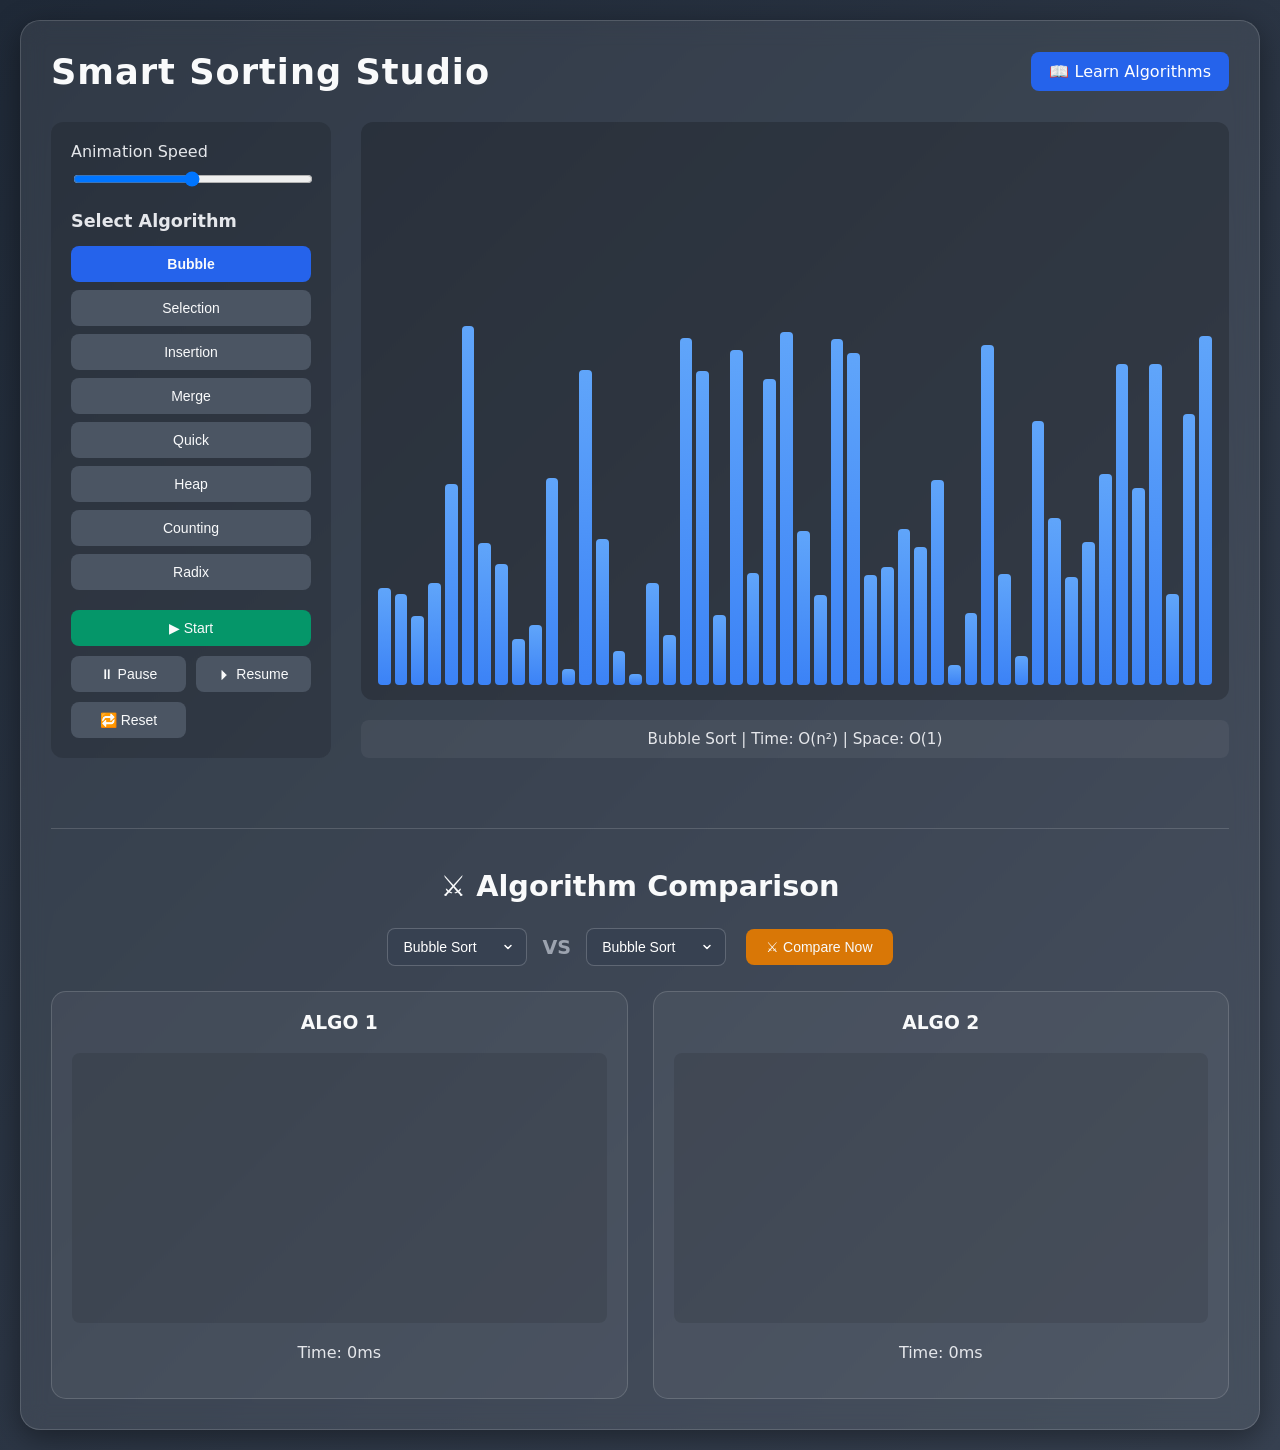
<file: DAA PROJECT/index.html>
<!DOCTYPE html>
<html lang="en">
<head>
    <meta charset="UTF-8">
    <meta name="viewport" content="width=device-width, initial-scale=1.0">
    <title>Smart Sorting Studio</title>
    <link rel="stylesheet" href="styles.css">
</head>
<body>

<div class="container">
    <div class="header-nav">
        <h1>Smart Sorting Studio</h1>
        <a href="algorithms.html" class="nav-btn">📖 Learn Algorithms</a>
    </div>

    <div class="main-app-grid">
        <aside class="controls-panel">
            <div class="control-group">
                <label for="speed">Animation Speed</label>
                <input type="range" id="speed" min="1" max="100" value="50">
            </div>

            <div class="algo-selection">
                <h3>Select Algorithm</h3>
                <div class="algo-btns-list" id="algo-selector">
                    <button class="algo-btn active-algo" onclick="setAlgo('bubble', this)">Bubble</button>
                    <button class="algo-btn" onclick="setAlgo('selection', this)">Selection</button>
                    <button class="algo-btn" onclick="setAlgo('insertion', this)">Insertion</button>
                    <button class="algo-btn" onclick="setAlgo('merge', this)">Merge</button>
                    <button class="algo-btn" onclick="setAlgo('quick', this)">Quick</button>
                    <button class="algo-btn" onclick="setAlgo('heap', this)">Heap</button>
                    <button class="algo-btn" onclick="setAlgo('counting', this)">Counting</button>
                    <button class="algo-btn" onclick="setAlgo('radix', this)">Radix</button>
                </div>
            </div>

            <div class="action-controls">
                <button class="btn-start" onclick="startSort()">▶ Start</button>
                <button onclick="pauseSort()">⏸ Pause</button>
                <button onclick="resumeSort()">⏵ Resume</button>
                <button class="btn-reset" onclick="resetArray()">🔁 Reset</button>
            </div>
        </aside>

        <section class="visualizer-area">
            <div id="bars-container">
                <div id="bars"></div>
            </div>
            <div class="metrics" id="metrics-panel">
                <span id="algoName">Bubble Sort</span> | 
                <span id="timeComplexity">Time: O(n²)</span> | 
                <span id="spaceComplexity">Space: O(1)</span>
            </div>
        </section>
    </div>

    <hr class="divider">

    <div class="compare-section">
        <h2 class="compare-title">⚔ Algorithm Comparison</h2>
        
        <div class="compare-controls">
            <div class="selector-group">
                <select id="algo1">
                    <option value="bubble">Bubble Sort</option>
                    <option value="selection">Selection Sort</option>
                    <option value="insertion">Insertion Sort</option>
                    <option value="merge">Merge Sort</option>
                    <option value="quick">Quick Sort</option>
                    <option value="heap">Heap Sort</option>
                    <option value="counting">Counting Sort</option>
                    <option value="radix">Radix Sort</option>
                </select>
                <span class="vs">VS</span>
                <select id="algo2">
                    <option value="bubble">Bubble Sort</option>
                    <option value="selection">Selection Sort</option>
                    <option value="insertion">Insertion Sort</option>
                    <option value="merge">Merge Sort</option>
                    <option value="quick">Quick Sort</option>
                    <option value="heap">Heap Sort</option>
                    <option value="counting">Counting Sort</option>
                    <option value="radix">Radix Sort</option>
                </select>
            </div>
            <button class="btn-compare" onclick="startComparison()">⚔ Compare Now</button>
        </div>

        <div class="compare-container">
            <div class="panel">
                <h3 id="leftTitle">ALGO 1</h3>
                <div id="bars1" class="bars-compare"></div>
                <p id="time1">Time: 0ms</p>
            </div>
            <div class="panel">
                <h3 id="rightTitle">ALGO 2</h3>
                <div id="bars2" class="bars-compare"></div>
                <p id="time2">Time: 0ms</p>
            </div>
        </div>
    </div>
</div>

<script src="algorithms/bubblesort.js"></script>
<script src="algorithms/selection.js"></script>
<script src="algorithms/insertion.js"></script>
<script src="algorithms/merge.js"></script>
<script src="algorithms/quick.js"></script>
<script src="algorithms/heap.js"></script>
<script src="algorithms/counting.js"></script>
<script src="algorithms/radix.js"></script>
<script src="app.js"></script>
</body>
</html>
</file>
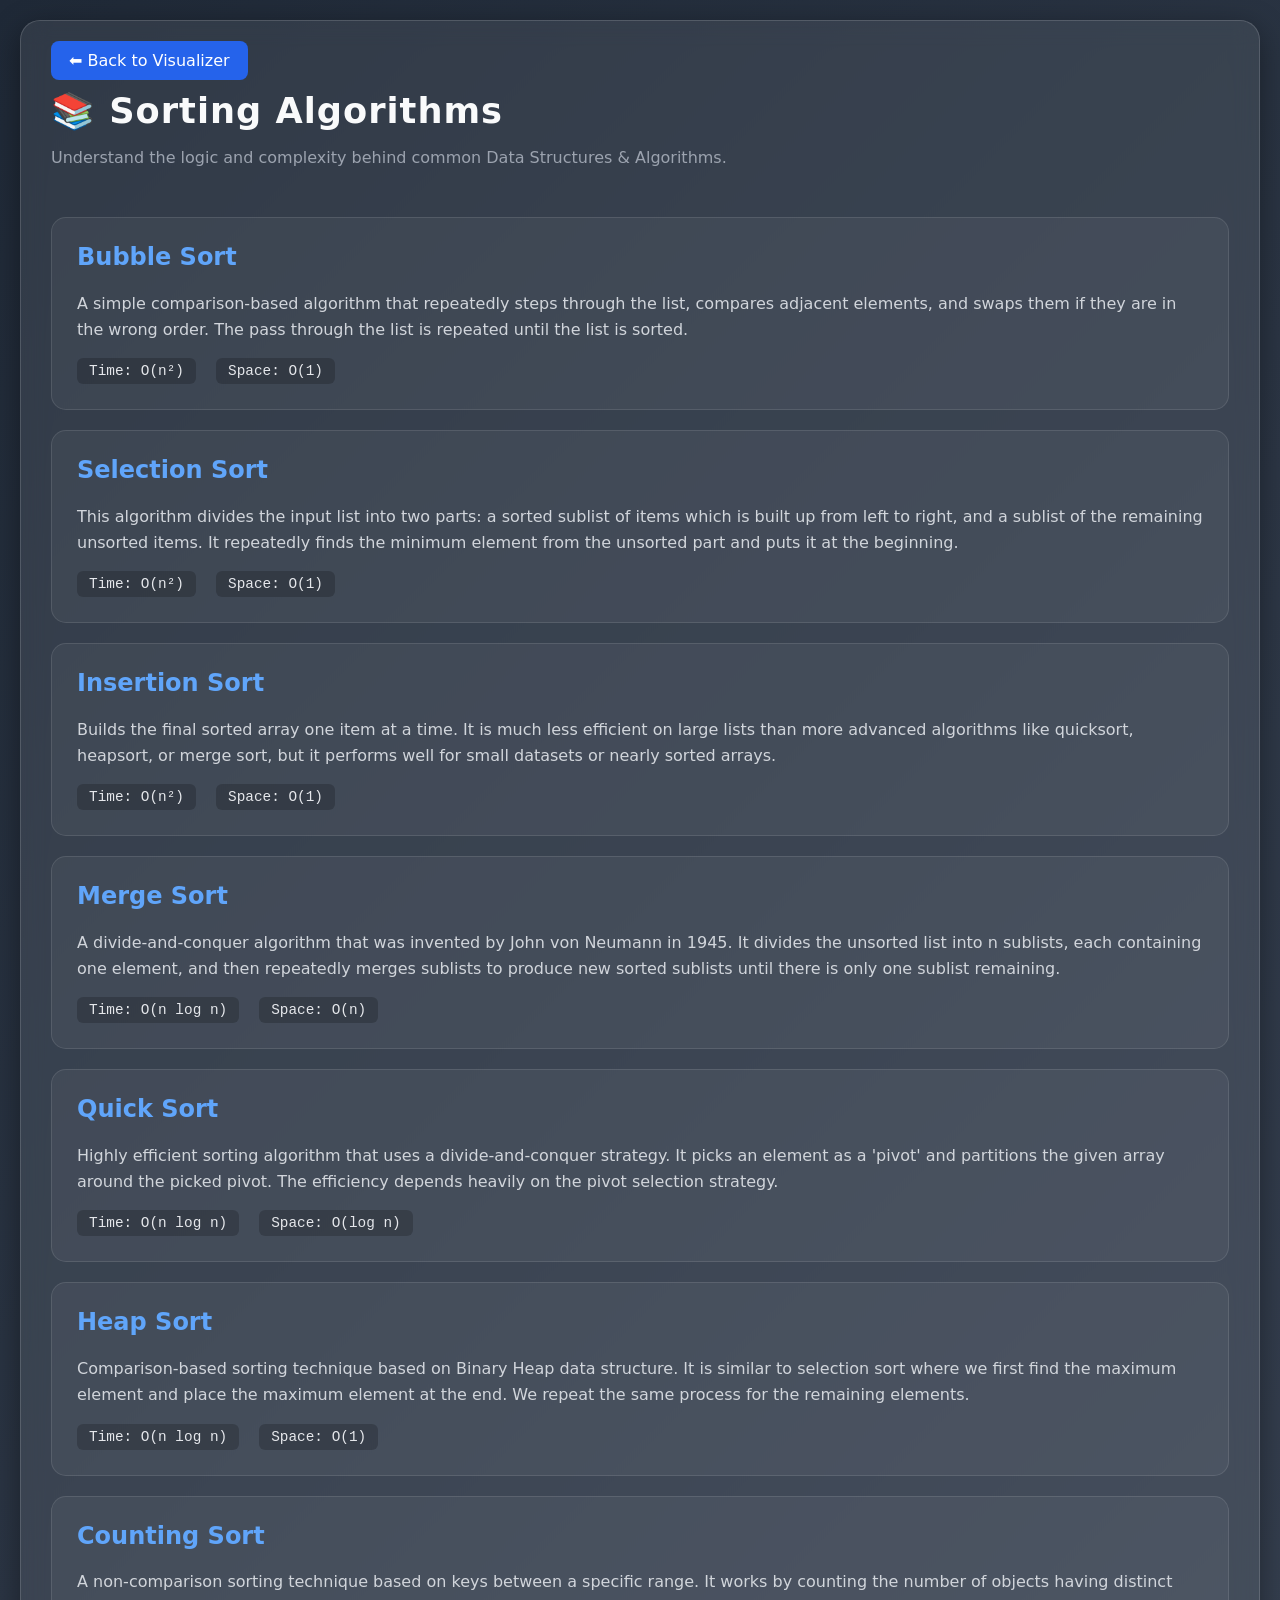
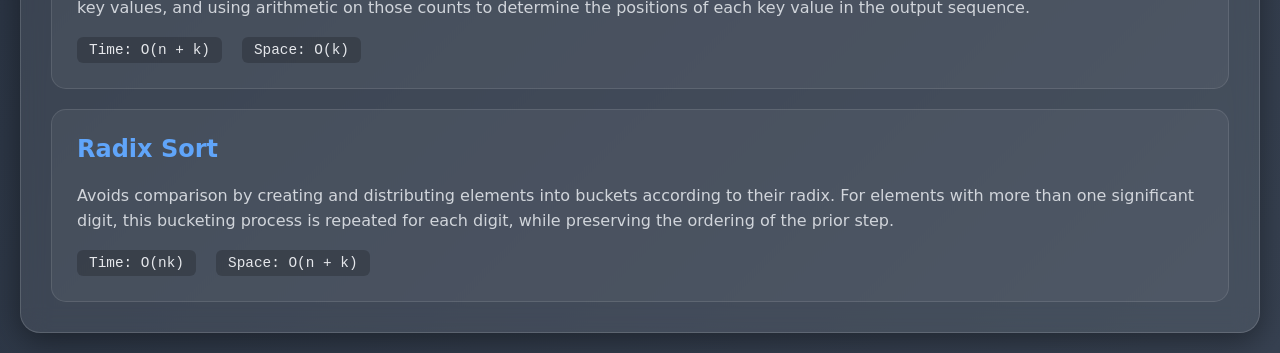
<file: DAA PROJECT/algorithms.html>
<!DOCTYPE html>
<html lang="en">
<head>
    <meta charset="UTF-8">
    <meta name="viewport" content="width=device-width, initial-scale=1.0">
    <title>Learn Algorithms | Smart Sorting Studio</title>
    <link rel="stylesheet" href="styles.css">
    <style>
        /* Specific overrides for the Learn Page */
        .theory-container {
            display: flex;
            flex-direction: column;
            gap: 20px;
            text-align: left;
            margin-top: 20px;
        }
        .algo-card {
            background: rgba(255, 255, 255, 0.05);
            border: 1px solid rgba(255, 255, 255, 0.1);
            border-radius: 15px;
            padding: 25px;
            transition: transform 0.3s ease;
        }
        .algo-card:hover {
            transform: scale(1.01);
            background: rgba(255, 255, 255, 0.08);
        }
        .algo-card h2 {
            color: #60a5fa;
            margin-top: 0;
            font-size: 1.5rem;
        }
        .algo-card p {
            color: #d1d5db;
            line-height: 1.6;
        }
        .stats {
            margin-top: 15px;
            display: flex;
            gap: 20px;
            font-family: 'Courier New', Courier, monospace;
        }
        .stat-item {
            background: rgba(0, 0, 0, 0.2);
            padding: 5px 12px;
            border-radius: 6px;
            font-size: 0.9rem;
        }
        .back-link {
            text-align: left;
            margin-bottom: 20px;
        }
    </style>
</head>
<body>

<div class="container">
    <div class="back-link">
        <a href="index.html" class="nav-btn">⬅ Back to Visualizer</a>
    </div>

    <h1>📚 Sorting Algorithms</h1>
    <p style="margin-bottom: 30px; color: #9ca3af;">Understand the logic and complexity behind common Data Structures & Algorithms.</p>

    <div class="theory-container">
        
        <div class="algo-card">
            <h2>Bubble Sort</h2>
            <p>A simple comparison-based algorithm that repeatedly steps through the list, compares adjacent elements, and swaps them if they are in the wrong order. The pass through the list is repeated until the list is sorted.</p>
            <div class="stats">
                <span class="stat-item">Time: O(n²)</span>
                <span class="stat-item">Space: O(1)</span>
            </div>
        </div>

        <div class="algo-card">
            <h2>Selection Sort</h2>
            <p>This algorithm divides the input list into two parts: a sorted sublist of items which is built up from left to right, and a sublist of the remaining unsorted items. It repeatedly finds the minimum element from the unsorted part and puts it at the beginning.</p>
            <div class="stats">
                <span class="stat-item">Time: O(n²)</span>
                <span class="stat-item">Space: O(1)</span>
            </div>
        </div>

        <div class="algo-card">
            <h2>Insertion Sort</h2>
            <p>Builds the final sorted array one item at a time. It is much less efficient on large lists than more advanced algorithms like quicksort, heapsort, or merge sort, but it performs well for small datasets or nearly sorted arrays.</p>
            <div class="stats">
                <span class="stat-item">Time: O(n²)</span>
                <span class="stat-item">Space: O(1)</span>
            </div>
        </div>

        <div class="algo-card">
            <h2>Merge Sort</h2>
            <p>A divide-and-conquer algorithm that was invented by John von Neumann in 1945. It divides the unsorted list into n sublists, each containing one element, and then repeatedly merges sublists to produce new sorted sublists until there is only one sublist remaining.</p>
            <div class="stats">
                <span class="stat-item">Time: O(n log n)</span>
                <span class="stat-item">Space: O(n)</span>
            </div>
        </div>

        <div class="algo-card">
            <h2>Quick Sort</h2>
            <p>Highly efficient sorting algorithm that uses a divide-and-conquer strategy. It picks an element as a 'pivot' and partitions the given array around the picked pivot. The efficiency depends heavily on the pivot selection strategy.</p>
            <div class="stats">
                <span class="stat-item">Time: O(n log n)</span>
                <span class="stat-item">Space: O(log n)</span>
            </div>
        </div>

        <div class="algo-card">
            <h2>Heap Sort</h2>
            <p>Comparison-based sorting technique based on Binary Heap data structure. It is similar to selection sort where we first find the maximum element and place the maximum element at the end. We repeat the same process for the remaining elements.</p>
            <div class="stats">
                <span class="stat-item">Time: O(n log n)</span>
                <span class="stat-item">Space: O(1)</span>
            </div>
        </div>

        <div class="algo-card">
            <h2>Counting Sort</h2>
            <p>A non-comparison sorting technique based on keys between a specific range. It works by counting the number of objects having distinct key values, and using arithmetic on those counts to determine the positions of each key value in the output sequence.</p>
            <div class="stats">
                <span class="stat-item">Time: O(n + k)</span>
                <span class="stat-item">Space: O(k)</span>
            </div>
        </div>

        <div class="algo-card">
            <h2>Radix Sort</h2>
            <p>Avoids comparison by creating and distributing elements into buckets according to their radix. For elements with more than one significant digit, this bucketing process is repeated for each digit, while preserving the ordering of the prior step.</p>
            <div class="stats">
                <span class="stat-item">Time: O(nk)</span>
                <span class="stat-item">Space: O(n + k)</span>
            </div>
        </div>

    </div>
</div>

</body>
</html>
</file>
<file: DAA PROJECT/styles.css>
/* ================= GLOBAL STYLES ================= */
:root {
    --bg-color-1: #1f2937;
    --bg-color-2: #374151;
    --text-main: #e5e7eb;
    --text-bright: #f9fafb;
    --primary-blue: #2563eb;
    --hover-blue: #1d4ed8;
    --panel-bg: rgba(255, 255, 255, 0.08);
    --border-light: rgba(255, 255, 255, 0.15);
    --bar-color-start: #3b82f6;
    --bar-color-end: #60a5fa;
    --active-color: #f59e0b; /* orange */
    --swap-color: #ef4444; /* red */
    --sorted-color: #22c55e; /* green */
}

body {
    margin: 0;
    font-family: 'Segoe UI', system-ui, sans-serif;
    min-height: 100vh;
    display: flex;
    justify-content: center;
    align-items: flex-start;
    padding: 20px;
    box-sizing: border-box;
    background: linear-gradient(135deg, var(--bg-color-1), var(--bg-color-2));
    color: var(--text-main);
}

/* ================= MAIN CONTAINER ================= */
.container {
    width: 100%;
    max-width: 1200px;
    padding: 30px;
    border-radius: 20px;
    background: var(--panel-bg);
    backdrop-filter: blur(12px);
    box-shadow: 0 8px 30px rgba(0, 0, 0, 0.4);
    border: 1px solid var(--border-light);
    display: flex;
    flex-direction: column;
}

/* Header & Nav */
.header-nav {
    display: flex;
    justify-content: space-between;
    align-items: center;
    margin-bottom: 30px;
    flex-wrap: wrap;
    gap: 15px;
}

h1 {
    font-size: 2.2rem;
    margin: 0;
    color: var(--text-bright);
    letter-spacing: 1px;
}

.nav-btn {
    text-decoration: none;
    padding: 10px 18px;
    border-radius: 8px;
    background: var(--primary-blue);
    color: white;
    font-weight: 500;
    transition: 0.3s ease;
}

.nav-btn:hover {
    background: var(--hover-blue);
}

/* ================= MAIN APP GRID ================= */
.main-app-grid {
    display: grid;
    grid-template-columns: 280px 1fr;
    gap: 30px;
    margin-bottom: 30px;
}

/* Controls Panel (Sidebar) */
.controls-panel {
    display: flex;
    flex-direction: column;
    gap: 20px;
    background: rgba(0, 0, 0, 0.15);
    padding: 20px;
    border-radius: 12px;
}

.control-group label {
    display: block;
    margin-bottom: 8px;
    font-weight: 500;
}

input[type=range] {
    width: 100%;
    cursor: pointer;
}

.algo-selection h3 {
    margin-top: 0;
    font-size: 1.1rem;
    margin-bottom: 15px;
}

.algo-btns-list {
    display: flex;
    flex-direction: column;
    gap: 8px;
}

/* ================= BUTTONS & DROPDOWNS FIX ================= */

/* 1. Base Button Styles (General) */
button {
    padding: 10px 14px;
    border-radius: 8px;
    border: none;
    background: #4b5563; 
    color: #f9fafb;
    font-size: 14px;
    cursor: pointer;
    transition: all 0.25s ease;
    text-align: center;
    width: 100%;
}

button:hover {
    background: #6b7280;
    transform: translateY(-1px);
}

/* 2. Selection Dropdown Fix */
select {
    appearance: none; 
    -webkit-appearance: none;
    -moz-appearance: none;
    
    background-color: #374151 !important; /* Dark Grey background */
    color: #ffffff !important;           /* Force White text */
    padding: 10px 35px 10px 15px;        /* Space for the arrow */
    border: 1px solid rgba(255, 255, 255, 0.2);
    border-radius: 8px;
    font-size: 14px;
    cursor: pointer;
    outline: none;
    width: auto;
    
    /* Custom white arrow */
    background-image: url("data:image/svg+xml;charset=UTF-8,%3Csvg xmlns='http://www.w3.org/2000/svg' width='12' height='12' viewBox='0 0 24 24' fill='none' stroke='white' stroke-width='3' stroke-linecap='round' stroke-linejoin='round'%3E%3Cpolyline points='6 9 12 15 18 9'%3E%3C/polyline%3E%3C/svg%3E");
    background-repeat: no-repeat;
    background-position: right 12px center;
}

/* 3. The actual list items (Options) */
select option {
    background-color: #1f2937 !important; /* Dark list background */
    color: #ffffff !important;           /* White text for options */
    padding: 12px;
}

/* Selected/Active state for Algo buttons */
.algo-btn.active-algo {
    background: var(--primary-blue) !important;
    font-weight: bold;
}

/* Action Controls (Start/Pause) */
.action-controls {
    display: grid;
    grid-template-columns: 1fr 1fr;
    gap: 10px;
    margin-top: auto;
}

.action-controls button { text-align: center; }

.btn-start {
    background: #059669 !important; /* Green */
    grid-column: span 2;
}

.btn-start:hover { background: #047857 !important; }

/* Visualizer Area */
.visualizer-area {
    display: flex;
    flex-direction: column;
}

#bars-container {
    background: rgba(0, 0, 0, 0.2);
    border-radius: 12px;
    padding: 15px;
    flex-grow: 1;
    display: flex;
    align-items: flex-end;
    justify-content: center;
    min-height: 350px;
}

#bars {
    display: flex;
    align-items: flex-end;
    justify-content: center;
    width: 100%;
    height: 100%;
}

/* Bar styling */
.bar {
    flex: 1;
    margin: 0 2px;
    border-radius: 4px;
    background: linear-gradient(to top, var(--bar-color-start), var(--bar-color-end));
    transition: height 0.2s ease, background-color 0.2s ease;
    min-width: 5px;
}

/* Visual states for sorting */
.bar.active { background: var(--active-color) !important; }
.bar.swap { background: var(--swap-color) !important; }
.bar.sorted { background: var(--sorted-color) !important; }

/* Metrics Panel */
.metrics {
    margin-top: 20px;
    text-align: center;
    padding: 10px;
    background: rgba(255, 255, 255, 0.05);
    border-radius: 8px;
    font-size: 0.95rem;
}

.divider {
    margin: 40px 0;
    border: 0;
    border-top: 1px solid var(--border-light);
}

/* ================= COMPARISON SECTION ================= */
.compare-section {
    display: flex;
    flex-direction: column;
    gap: 25px;
}

.compare-title {
    text-align: center;
    margin: 0;
    font-size: 1.8rem;
    color: var(--text-bright);
}

.compare-controls {
    display: flex;
    justify-content: center;
    align-items: center;
    gap: 20px;
    flex-wrap: wrap;
}

.selector-group {
    display: flex;
    align-items: center;
    gap: 15px;
}

.vs {
    font-weight: bold;
    color: #9ca3af;
    font-size: 1.2rem;
}

.btn-compare {
    background: #d97706 !important; /* Orange */
    width: auto !important;
    padding: 10px 20px;
}
.btn-compare:hover { background: #b45309 !important; }

.compare-container {
    display: grid;
    grid-template-columns: 1fr 1fr;
    gap: 25px;
}

.panel {
    padding: 20px;
    border-radius: 15px;
    background: rgba(255, 255, 255, 0.05);
    border: 1px solid var(--border-light);
    text-align: center;
}

.panel h3 { margin-top: 0; color: var(--text-bright); }

/* ================= COMPARISON PANEL FIX ================= */
.bars-compare {
    display: flex;
    align-items: flex-end;
    justify-content: center;
    height: 250px;
    margin: 20px 0;
    background: rgba(0,0,0,0.1);
    border-radius: 8px;
    padding: 10px;
    
    /* FIX: Stops bars from overlapping headers */
    overflow: hidden; 
    position: relative;
}

/* ================= RESPONSIVE MEDIA QUERIES ================= */

@media (max-width: 900px) {
    .main-app-grid {
        grid-template-columns: 1fr;
    }
    
    .algo-btns-list {
        flex-direction: row;
        flex-wrap: wrap;
        justify-content: center;
    }
    
    .algo-btn {
        width: auto;
    }
}

@media (max-width: 600px) {
    .container { padding: 15px; }
    h1 { font-size: 1.6rem; text-align: center; }
    .header-nav { justify-content: center; }
    
    #bars-container { min-height: 250px; }
    
    .compare-container {
        grid-template-columns: 1fr;
    }
    
    .compare-controls { flex-direction: column; }
    .compare-controls button { width: 100%; }
}
</file>
